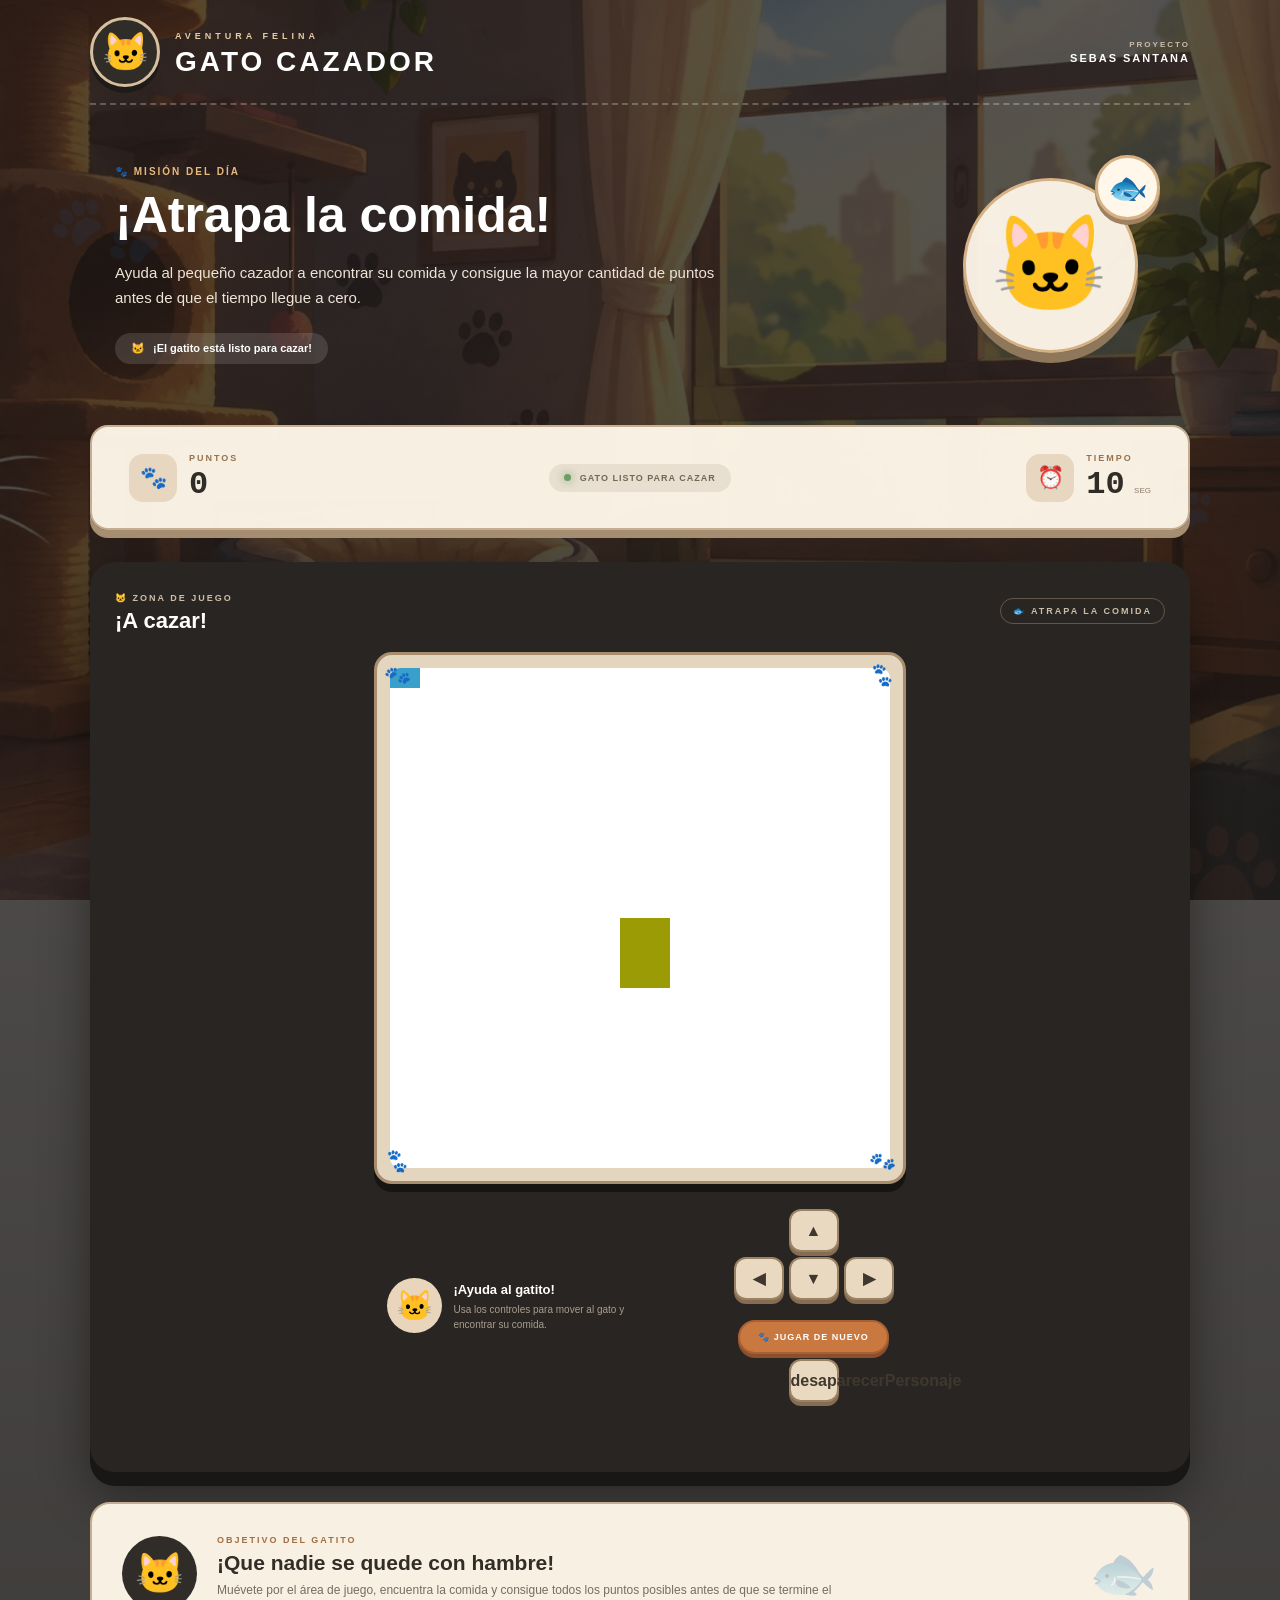
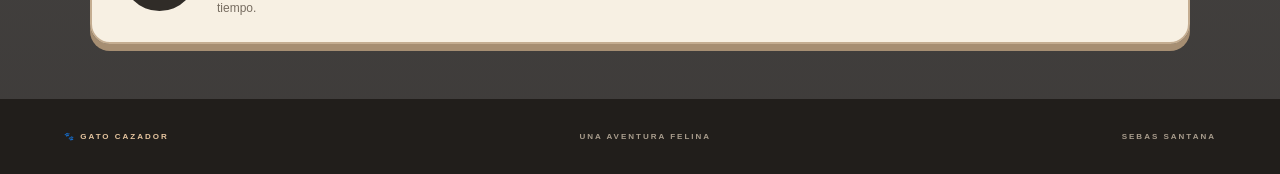
<file: index.html>
<!DOCTYPE html>
<html lang="es">

<head>
    <meta charset="UTF-8">

    <meta name="viewport" content="width=device-width, initial-scale=1.0">

    <meta
        name="description"
        content="Juego Cazando - Ayuda al gato a encontrar su comida."
    >

    <title>Juego Cazando | Sebas Santana</title>

    <link rel="stylesheet" href="cazando.css">

    <script src="utils.js"></script>
</head>


<body onload="iniciar()">

    <!-- Decoración -->

    <div class="huella huella-1">🐾</div>
    <div class="huella huella-2">🐾</div>
    <div class="huella huella-3">🐾</div>


    <!-- Contenedor principal -->

    <main class="juego-principal">


        <!-- CABECERA -->

        <header class="cabecera">

            <div class="marca">

                <div class="logo">
                    🐱
                </div>

                <div class="titulo">

                    <span>
                        AVENTURA FELINA
                    </span>

                    <h1>
                        GATO CAZADOR
                    </h1>

                </div>

            </div>


            <div class="autor">

                <small>
                    PROYECTO
                </small>

                <strong>
                    SEBAS SANTANA
                </strong>

            </div>

        </header>



        <!-- PRESENTACIÓN -->

        <section class="presentacion">

            <div class="presentacion-texto">

                <div class="etiqueta">
                    🐾 MISIÓN DEL DÍA
                </div>

                <h2>
                    ¡Atrapa la comida!
                </h2>

                <p>
                    Ayuda al pequeño cazador a encontrar su comida
                    y consigue la mayor cantidad de puntos antes
                    de que el tiempo llegue a cero.
                </p>

                <div class="mensaje-presentacion">

                    🐱

                    <span>
                        ¡El gatito está listo para cazar!
                    </span>

                </div>

            </div>


            <div class="ilustracion">

                <div class="burbuja">
                    🐟
                </div>

                <div class="gato-decorativo">
                    🐱
                </div>

            </div>

        </section>



        <!-- ESTADÍSTICAS -->

        <section class="estadisticas">


            <div class="estadistica">

                <div class="estadistica-icono">
                    🐾
                </div>

                <div>

                    <span>
                        PUNTOS
                    </span>

                    <strong id="puntos">
                        0
                    </strong>

                </div>

            </div>



            <div class="estado">

                <span class="estado-punto"></span>

                GATO LISTO PARA CAZAR

            </div>



            <div class="estadistica tiempo">

                <div class="estadistica-icono">
                    ⏰
                </div>

                <div>

                    <span>
                        TIEMPO
                    </span>

                    <strong id="tiempo">
                        10
                    </strong>

                    <small>
                        SEG
                    </small>

                </div>

            </div>


        </section>



        <!-- ZONA DE JUEGO -->

        <section class="zona-juego">


            <div class="encabezado-juego">

                <div>

                    <span>
                        🐱 ZONA DE JUEGO
                    </span>

                    <h2>
                        ¡A cazar!
                    </h2>

                </div>


                <div class="objetivo-pequeno">

                    🐟

                    <span>
                        ATRAPA LA COMIDA
                    </span>

                </div>

            </div>



            <!-- CANVAS -->

            <div class="marco-canvas">

                <div class="decoracion-esquina esquina-1">
                    🐾
                </div>

                <div class="decoracion-esquina esquina-2">
                    🐾
                </div>


                <canvas
                    id="areaJuego"
                    width="500"
                    height="500"
                ></canvas>


                <div class="decoracion-esquina esquina-3">
                    🐾
                </div>

                <div class="decoracion-esquina esquina-4">
                    🐾
                </div>

            </div>



            <!-- CONTROLES -->

            <div class="controles-area">


                <div class="ayuda">

                    <div class="ayuda-icono">
                        🐱
                    </div>

                    <div>

                        <strong>
                            ¡Ayuda al gatito!
                        </strong>

                        <p>
                            Usa los controles para mover al gato
                            y encontrar su comida.
                        </p>

                    </div>

                </div>



                <div class="controles">


                    <button
                        onclick="moverUp()"
                        aria-label="Mover arriba"
                    >
                        ▲
                    </button>


                    <div class="fila-controles">

                        <button
                            onclick="moverIzq()"
                            aria-label="Mover izquierda"
                        >
                            ◀
                        </button>

                        <button
                            onclick="moverDown()"
                            aria-label="Mover abajo"
                        >
                            ▼
                        </button>

                        <button
                            onclick="moverDere()"
                            aria-label="Mover derecha"
                        >
                            ▶
                        </button>

                    </div>


                    <button
                        class="boton-reiniciar"
                        onclick="reiniciar()"
                    >
                        🐾 JUGAR DE NUEVO
                    </button>
                    <button onclick="desaparecerPersonaje()">desaparecerPersonaje</button>

                </div>

            </div>



            <!-- MENSAJE -->

            <p
                id="mensaje"
                class="mensaje"
            ></p>


        </section>



        <!-- OBJETIVO -->

        <section class="objetivo">


            <div class="objetivo-icono">
                🐱
            </div>


            <div class="objetivo-texto">

                <span>
                    OBJETIVO DEL GATITO
                </span>

                <h2>
                    ¡Que nadie se quede con hambre!
                </h2>

                <p>
                    Muévete por el área de juego, encuentra la comida
                    y consigue todos los puntos posibles antes de que
                    se termine el tiempo.
                </p>

            </div>



            <div class="pez-objetivo">
                🐟
            </div>


        </section>


    </main>



    <!-- PIE DE PÁGINA -->

    <footer>

        <div>
            🐾 GATO CAZADOR
        </div>

        <div>
            UNA AVENTURA FELINA
        </div>

        <div>
            SEBAS SANTANA
        </div>

    </footer>



    <!-- JAVASCRIPT ORIGINAL -->

    <script src="cazando.js"></script>

</body>

</html>
</file>
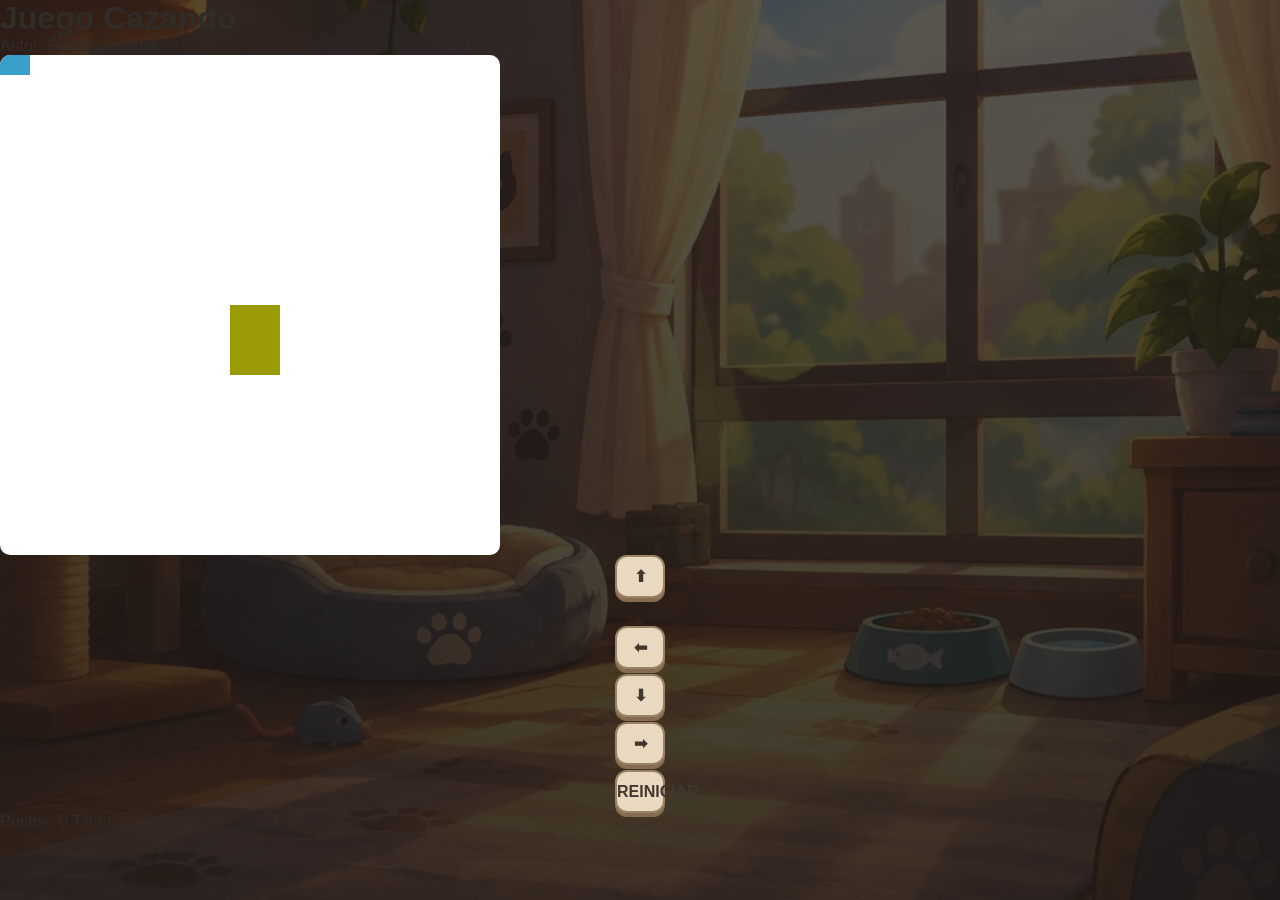
<file: cazando.html>
<!DOCTYPE html>
<html>
<head>
  <title>Juego Cazando</title>
  <link rel="stylesheet" href="cazando.css">
  <script src="utils.js"></script>
</head>
<body onload="iniciar()">

  <h1>Juego Cazando</h1>
  <p>Autor: Sebas Santana</p>
  <canvas id="areaJuego" width="500" height="500"></canvas>



  <div class="controles">
    <button onclick="moverUp()">⬆</button>
    <br>
    <button onclick="moverIzq()">⬅</button>
    <button onclick="moverDown()">⬇</button>
    <button onclick="moverDere()">➡</button>
    <button onclick="reiniciar()">REINICIAR</button>
  </div>


  <div class="panel">
    <span>Puntos: <span id="puntos">0</span></span>
    <span>Tiempo: <span id="tiempo">10</span></span>
  </div>

  <p id="mensaje"></p>

  <script src="cazando.js"></script>
</body>
</html>
</file>
<file: cazando.css>
/* =====================================================
   GATO CAZADOR
   Diseño visual del proyecto
   ===================================================== */


/* =====================================================
   CONFIGURACIÓN GENERAL
   ===================================================== */

* {
    margin: 0;
    padding: 0;
    box-sizing: border-box;
}


html {
    scroll-behavior: smooth;
}


body {

    min-height: 100vh;

    font-family:
        Arial,
        Helvetica,
        sans-serif;

    color: #302c28;

    overflow-x: hidden;


    /*
       FONDO DEL PROYECTO

       Debes tener:

       img/fondo-gato.jpg
    */

    background:

        linear-gradient(
            rgba(25, 22, 20, 0.72),
            rgba(25, 22, 20, 0.84)
        ),

        url("img/fondo-gato.jpg")
        center center / cover fixed;

}



/* =====================================================
   HUELLAS DECORATIVAS
   ===================================================== */

.huella {

    position: fixed;

    z-index: -1;

    color:
        rgba(255, 255, 255, 0.08);

    pointer-events: none;

    font-size: 85px;

    animation:
        flotar 5s ease-in-out infinite;

}


.huella-1 {

    left: 4%;
    top: 20%;

    transform:
        rotate(-25deg);

}


.huella-2 {

    right: 5%;
    top: 50%;

    font-size: 70px;

    animation-delay:
        1.5s;

}


.huella-3 {

    left: 10%;
    bottom: 8%;

    font-size: 60px;

    animation-delay:
        2.5s;

}


@keyframes flotar {

    0%,
    100% {

        transform:
            translateY(0)
            rotate(-10deg);

    }

    50% {

        transform:
            translateY(-12px)
            rotate(8deg);

    }

}



/* =====================================================
   CONTENEDOR PRINCIPAL
   ===================================================== */

.juego-principal {

    width: 92%;

    max-width: 1100px;

    margin: auto;

    padding-bottom: 55px;

}



/* =====================================================
   CABECERA
   ===================================================== */

.cabecera {

    min-height: 105px;

    display: flex;

    align-items: center;

    justify-content: space-between;

    border-bottom:
        2px dashed
        rgba(255, 255, 255, 0.25);

}


.marca {

    display: flex;

    align-items: center;

    gap: 15px;

}


.logo {

    width: 70px;
    height: 70px;

    display: grid;

    place-items: center;

    border:
        3px solid #d7c09f;

    border-radius: 50%;

    background:
        #302c28;

    font-size: 38px;

    box-shadow:
        0 6px 0 #1e1b18;

}


.titulo span {

    color:
        #e8cba4;

    font-size: 9px;

    font-weight: bold;

    letter-spacing: 4px;

}


.titulo h1 {

    margin-top: 3px;

    color: white;

    font-size: 28px;

    letter-spacing: 3px;

}



/* =====================================================
   AUTOR
   ===================================================== */

.autor {

    display: flex;

    flex-direction: column;

    align-items: flex-end;

}


.autor small {

    color:
        #cbbda9;

    font-size: 8px;

    font-weight: bold;

    letter-spacing: 2px;

}


.autor strong {

    margin-top: 3px;

    color: white;

    font-size: 11px;

    letter-spacing: 2px;

}



/* =====================================================
   PRESENTACIÓN
   ===================================================== */

.presentacion {

    min-height: 300px;

    padding:
        45px 25px;

    display: flex;

    align-items: center;

    justify-content: space-between;

}


.presentacion-texto {

    max-width: 650px;

}


.etiqueta {

    color:
        #e7b97f;

    font-size: 10px;

    font-weight: bold;

    letter-spacing: 2px;

}


.presentacion h2 {

    margin-top: 12px;

    color: white;

    font-size: 50px;

    line-height: 1.05;

}


.presentacion p {

    max-width: 620px;

    margin-top: 18px;

    color:
        #eee4d8;

    font-size: 15px;

    line-height: 1.7;

}


.mensaje-presentacion {

    width: fit-content;

    margin-top: 22px;

    padding:
        9px 16px;

    display: flex;

    align-items: center;

    gap: 8px;

    border-radius: 20px;

    background:
        rgba(255, 255, 255, 0.13);

    color: white;

    font-size: 11px;

    font-weight: bold;

}



/* =====================================================
   DECORACIÓN DE LA PRESENTACIÓN
   ===================================================== */

.ilustracion {

    position: relative;

    width: 230px;
    height: 230px;

    display: flex;

    align-items: center;

    justify-content: center;

}


.gato-decorativo {

    width: 175px;
    height: 175px;

    display: grid;

    place-items: center;

    border:
        3px solid #d5b184;

    border-radius: 50%;

    background:
        rgba(255, 248, 235, 0.95);

    font-size: 95px;

    box-shadow:
        0 10px 0 #8f775c;

    animation:
        gato-flota 3s ease-in-out infinite;

}


@keyframes gato-flota {

    0%,
    100% {

        transform:
            translateY(0);

    }

    50% {

        transform:
            translateY(-10px);

    }

}


.burbuja {

    position: absolute;

    z-index: 2;

    top: 5px;
    right: 5px;

    width: 65px;
    height: 65px;

    display: grid;

    place-items: center;

    border:
        3px solid #d5b184;

    border-radius: 50%;

    background:
        #fff7e9;

    font-size: 32px;

    box-shadow:
        0 5px 0 #9f8060;

    animation:
        pez-flota 2.5s ease-in-out infinite;

}


@keyframes pez-flota {

    0%,
    100% {

        transform:
            translateY(0)
            rotate(-5deg);

    }

    50% {

        transform:
            translateY(-8px)
            rotate(5deg);

    }

}



/* =====================================================
   ESTADÍSTICAS
   ===================================================== */

.estadisticas {

    min-height: 105px;

    display: grid;

    grid-template-columns:
        1fr auto 1fr;

    align-items: center;

    padding: 12px;

    border:
        2px solid #c4ad91;

    border-radius: 18px;

    background:
        rgba(255, 248, 235, 0.96);

    box-shadow:
        0 8px 0 #a68e72;

}


.estadistica {

    display: flex;

    align-items: center;

    gap: 12px;

    padding:
        0 25px;

}


.estadistica-icono {

    width: 48px;
    height: 48px;

    display: grid;

    place-items: center;

    border-radius: 14px;

    background:
        #e8d7c0;

    font-size: 22px;

}


.estadistica span {

    display: block;

    color:
        #97734f;

    font-size: 9px;

    font-weight: bold;

    letter-spacing: 2px;

}


.estadistica strong {

    display: inline-block;

    margin-top: 3px;

    color:
        #302c28;

    font-family:
        "Courier New",
        monospace;

    font-size: 32px;

}


.estadistica small {

    margin-left: 5px;

    color:
        #8b7c6b;

    font-size: 8px;

}


.tiempo {

    justify-content: flex-end;

}


.estado {

    padding:
        9px 15px;

    border-radius: 25px;

    background:
        #e8dfd1;

    color:
        #736755;

    font-size: 9px;

    font-weight: bold;

    letter-spacing: 1px;

}


.estado-punto {

    display: inline-block;

    width: 7px;
    height: 7px;

    margin-right: 5px;

    border-radius: 50%;

    background:
        #6d9d65;

    box-shadow:
        0 0 10px #6d9d65;

}



/* =====================================================
   ZONA DEL JUEGO
   ===================================================== */

.zona-juego {

    margin-top: 32px;

    padding: 25px;

    border-radius: 25px;

    background:
        #292522;

    box-shadow:

        0 14px 0 #191715,

        0 25px 50px
        rgba(0, 0, 0, 0.4);

}


.encabezado-juego {

    display: flex;

    align-items: center;

    justify-content: space-between;

    padding-bottom: 18px;

}


.encabezado-juego span {

    color:
        #cdbda8;

    font-size: 9px;

    font-weight: bold;

    letter-spacing: 2px;

}


.encabezado-juego h2 {

    margin-top: 3px;

    color: white;

    font-size: 22px;

}


.objetivo-pequeno {

    display: flex;

    align-items: center;

    gap: 7px;

    padding:
        7px 12px;

    border:
        1px solid #655745;

    border-radius: 20px;

    color:
        #d8c5ab;

    font-size: 9px;

}



/* =====================================================
   CANVAS
   ===================================================== */

.marco-canvas {

    position: relative;

    width: fit-content;

    max-width: 100%;

    margin: auto;

    padding: 13px;

    border:
        3px solid #a88e6f;

    border-radius: 18px;

    background:
        #e4d5bf;

    box-shadow:
        0 8px 0 #171512;

}


canvas {

    display: block;

    width: 500px;

    max-width: 100%;

    height: auto;

    border-radius: 10px;

    background:
        white;

}



/* =====================================================
   DECORACIÓN DEL CANVAS
   ===================================================== */

.decoracion-esquina {

    position: absolute;

    z-index: 5;

    color:
        #735d45;

    font-size: 20px;

    pointer-events: none;

}


.esquina-1 {

    top: 8px;
    left: 8px;

    transform:
        rotate(-20deg);

}


.esquina-2 {

    top: 8px;
    right: 8px;

    transform:
        rotate(20deg);

}


.esquina-3 {

    bottom: 8px;
    left: 8px;

    transform:
        rotate(20deg);

}


.esquina-4 {

    right: 8px;
    bottom: 8px;

    transform:
        rotate(-20deg);

}



/* =====================================================
   CONTROLES
   ===================================================== */

.controles-area {

    margin-top: 25px;

    display: flex;

    align-items: center;

    justify-content: center;

    gap: 70px;

}


.ayuda {

    display: flex;

    align-items: center;

    gap: 12px;

}


.ayuda-icono {

    width: 55px;
    height: 55px;

    display: grid;

    place-items: center;

    border-radius: 50%;

    background:
        #e8d5bb;

    font-size: 30px;

}


.ayuda strong {

    color: white;

    font-size: 13px;

}


.ayuda p {

    max-width: 210px;

    margin-top: 4px;

    color:
        #a99d8d;

    font-size: 10px;

    line-height: 1.5;

}



/* =====================================================
   BOTONES
   ===================================================== */

.controles {

    display: flex;

    flex-direction: column;

    align-items: center;

    gap: 5px;

}


.controles button {

    width: 50px;
    height: 43px;

    margin: 0;

    border:
        2px solid #9b8265;

    border-radius: 12px;

    background:
        #ead9c1;

    color:
        #40382f;

    font-size: 16px;

    font-weight: bold;

    cursor: pointer;

    box-shadow:
        0 4px 0 #866c51;

    transition:
        0.15s ease;

}


.controles button:hover {

    background:
        #fff0d8;

    transform:
        translateY(-3px);

    box-shadow:
        0 7px 0 #866c51;

}


.controles button:active {

    transform:
        translateY(2px);

    box-shadow:
        0 2px 0 #866c51;

}


.fila-controles {

    display: flex;

    gap: 5px;

}


.controles .boton-reiniciar {

    width: auto;
    height: auto;

    margin-top: 15px;

    padding:
        10px 18px;

    border:
        2px solid #a86135;

    border-radius: 22px;

    background:
        #c97940;

    color: white;

    font-size: 9px;

    font-weight: bold;

    letter-spacing: 1px;

    box-shadow:
        0 4px 0 #8c4e2c;

}


.controles .boton-reiniciar:hover {

    background:
        #df8d52;

}



/* =====================================================
   MENSAJE
   ===================================================== */

.mensaje {

    min-height: 25px;

    margin-top: 20px;

    text-align: center;

    color:
        #f1d5af;

    font-family:
        "Courier New",
        monospace;

    font-size: 15px;

    font-weight: bold;

}



/* =====================================================
   OBJETIVO
   ===================================================== */

.objetivo {

    position: relative;

    min-height: 125px;

    margin-top: 30px;

    padding:
        25px 30px;

    display: flex;

    align-items: center;

    gap: 20px;

    overflow: hidden;

    border:
        2px solid #c4ad91;

    border-radius: 20px;

    background:
        rgba(255, 248, 235, 0.96);

    box-shadow:
        0 7px 0 #a68e72;

}


.objetivo-icono {

    width: 75px;
    height: 75px;

    flex-shrink: 0;

    display: grid;

    place-items: center;

    border-radius: 50%;

    background:
        #302c28;

    font-size: 40px;

}


.objetivo-texto span {

    color:
        #a16f45;

    font-size: 9px;

    font-weight: bold;

    letter-spacing: 2px;

}


.objetivo-texto h2 {

    margin-top: 4px;

    color:
        #332d27;

    font-size: 21px;

}


.objetivo-texto p {

    max-width: 650px;

    margin-top: 6px;

    color:
        #776d61;

    font-size: 12px;

    line-height: 1.5;

}


.pez-objetivo {

    position: absolute;

    right: 30px;

    font-size: 55px;

    opacity: 0.25;

    animation:
        pez-nada 3s ease-in-out infinite;

}


@keyframes pez-nada {

    0%,
    100% {

        transform:
            translateX(0)
            rotate(-5deg);

    }

    50% {

        transform:
            translateX(-15px)
            rotate(5deg);

    }

}



/* =====================================================
   FOOTER
   ===================================================== */

footer {

    min-height: 75px;

    padding:
        20px 5%;

    display: flex;

    align-items: center;

    justify-content: space-between;

    background:
        #211e1b;

    color:
        #a99d8d;

    font-size: 8px;

    font-weight: bold;

    letter-spacing: 2px;

}


footer div:first-child {

    color:
        #e6c59f;

}



/* =====================================================
   TABLET
   ===================================================== */

@media (max-width: 800px) {

    .autor {
        display: none;
    }


    .presentacion {

        flex-direction: column;

        align-items: center;

        text-align: center;

        gap: 30px;

    }


    .mensaje-presentacion {

        margin-left: auto;

        margin-right: auto;

    }


    .estadisticas {

        grid-template-columns:
            1fr 1fr;

    }


    .estado {

        display: none;

    }


    .controles-area {

        flex-direction: column;

        gap: 25px;

    }


    .ayuda {

        text-align: center;

    }

}



/* =====================================================
   CELULAR
   ===================================================== */

@media (max-width: 520px) {

    .juego-principal {

        width: 94%;

    }


    .cabecera {

        min-height: 85px;

    }


    .logo {

        width: 55px;
        height: 55px;

        font-size: 30px;

    }


    .titulo h1 {

        font-size: 20px;

        letter-spacing: 2px;

    }


    .titulo span {

        font-size: 7px;

        letter-spacing: 2px;

    }


    .presentacion {

        padding:
            35px 5px;

    }


    .presentacion h2 {

        font-size: 36px;

    }


    .presentacion p {

        font-size: 13px;

    }


    .ilustracion {

        width: 180px;
        height: 180px;

    }


    .gato-decorativo {

        width: 140px;
        height: 140px;

        font-size: 75px;

    }


    .estadisticas {

        min-height: 90px;

        padding: 8px;

    }


    .estadistica {

        padding:
            0 8px;

        gap: 7px;

    }


    .estadistica-icono {

        width: 38px;
        height: 38px;

        font-size: 17px;

    }


    .estadistica span {

        font-size: 7px;

    }


    .estadistica strong {

        font-size: 25px;

    }


    .estadistica small {

        display: none;

    }


    .zona-juego {

        padding: 13px;

        border-radius: 18px;

    }


    .encabezado-juego h2 {

        font-size: 18px;

    }


    .objetivo-pequeno {

        display: none;

    }


    .marco-canvas {

        padding: 7px;

    }


    .objetivo {

        padding:
            20px;

    }


    .objetivo-icono {

        width: 55px;
        height: 55px;

        font-size: 30px;

    }


    .pez-objetivo {

        display: none;

    }


    footer {

        flex-direction: column;

        gap: 10px;

        text-align: center;

    }

}
</file>
